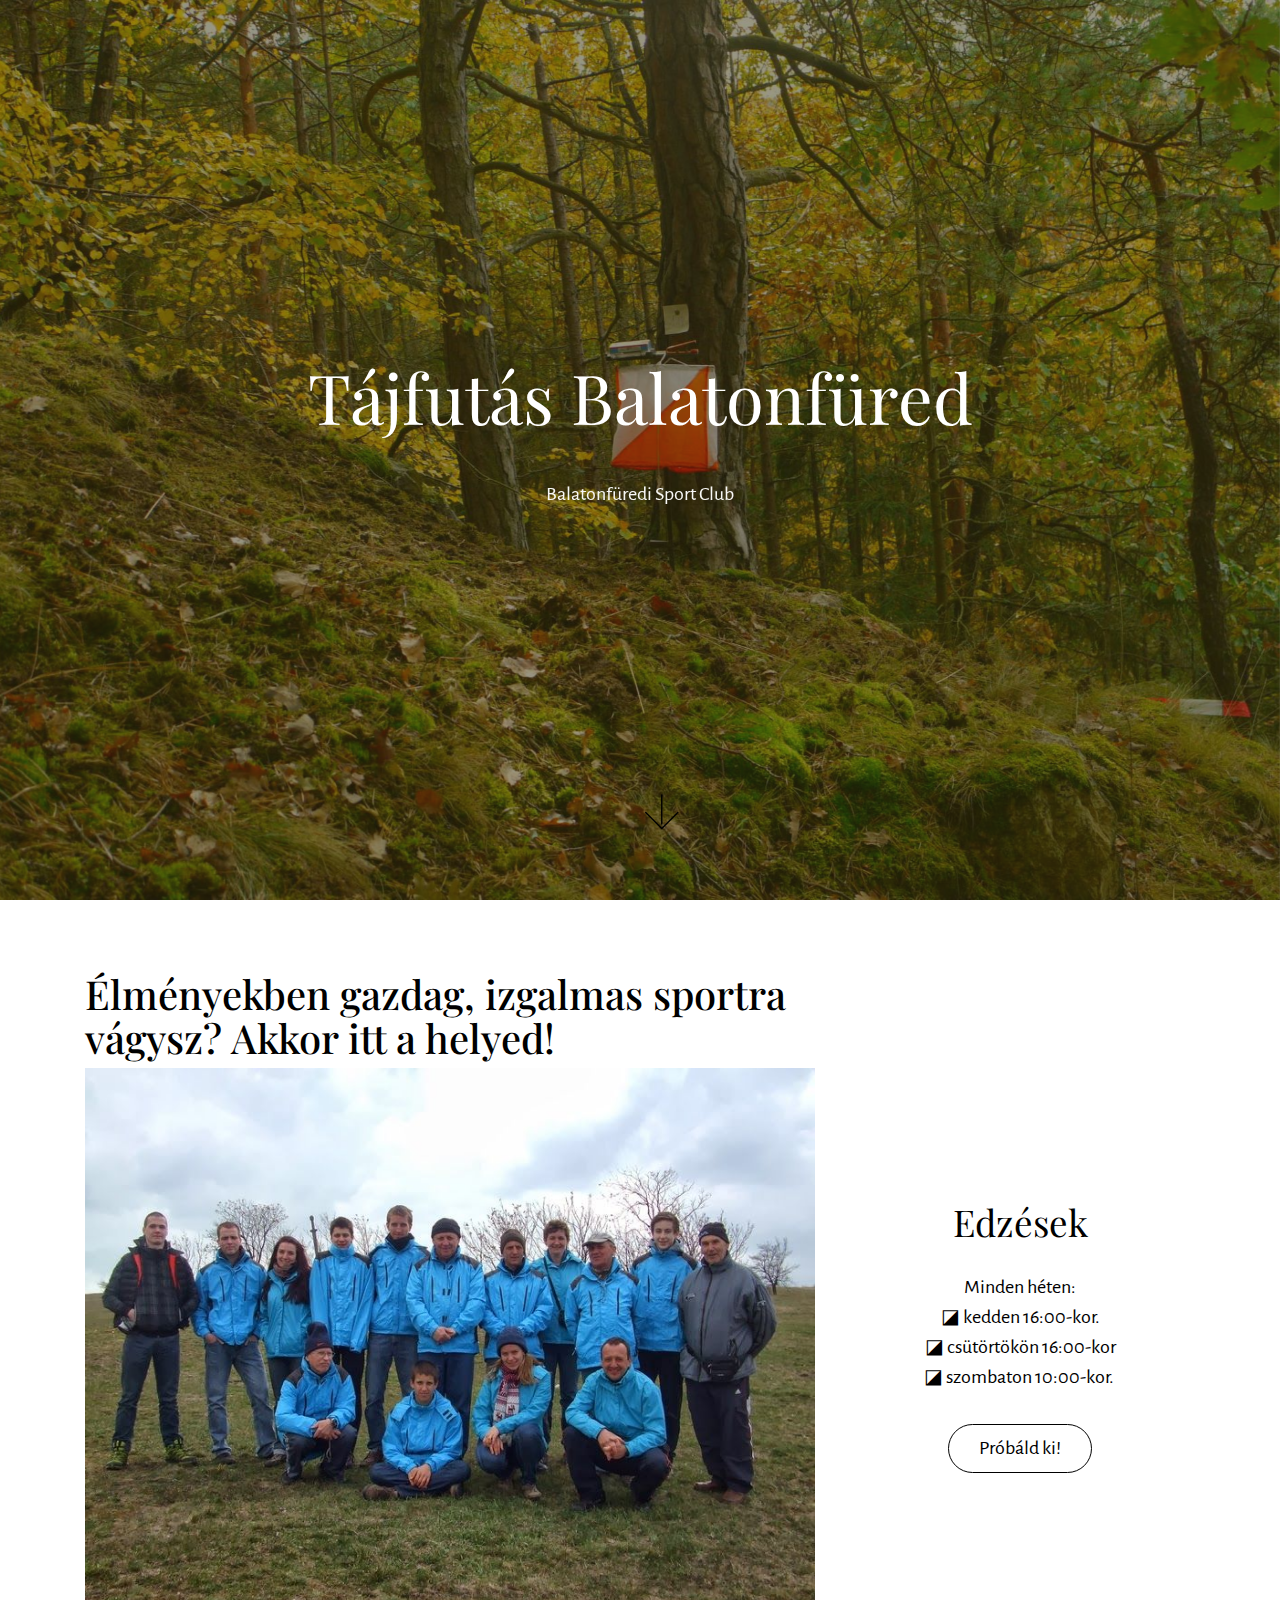
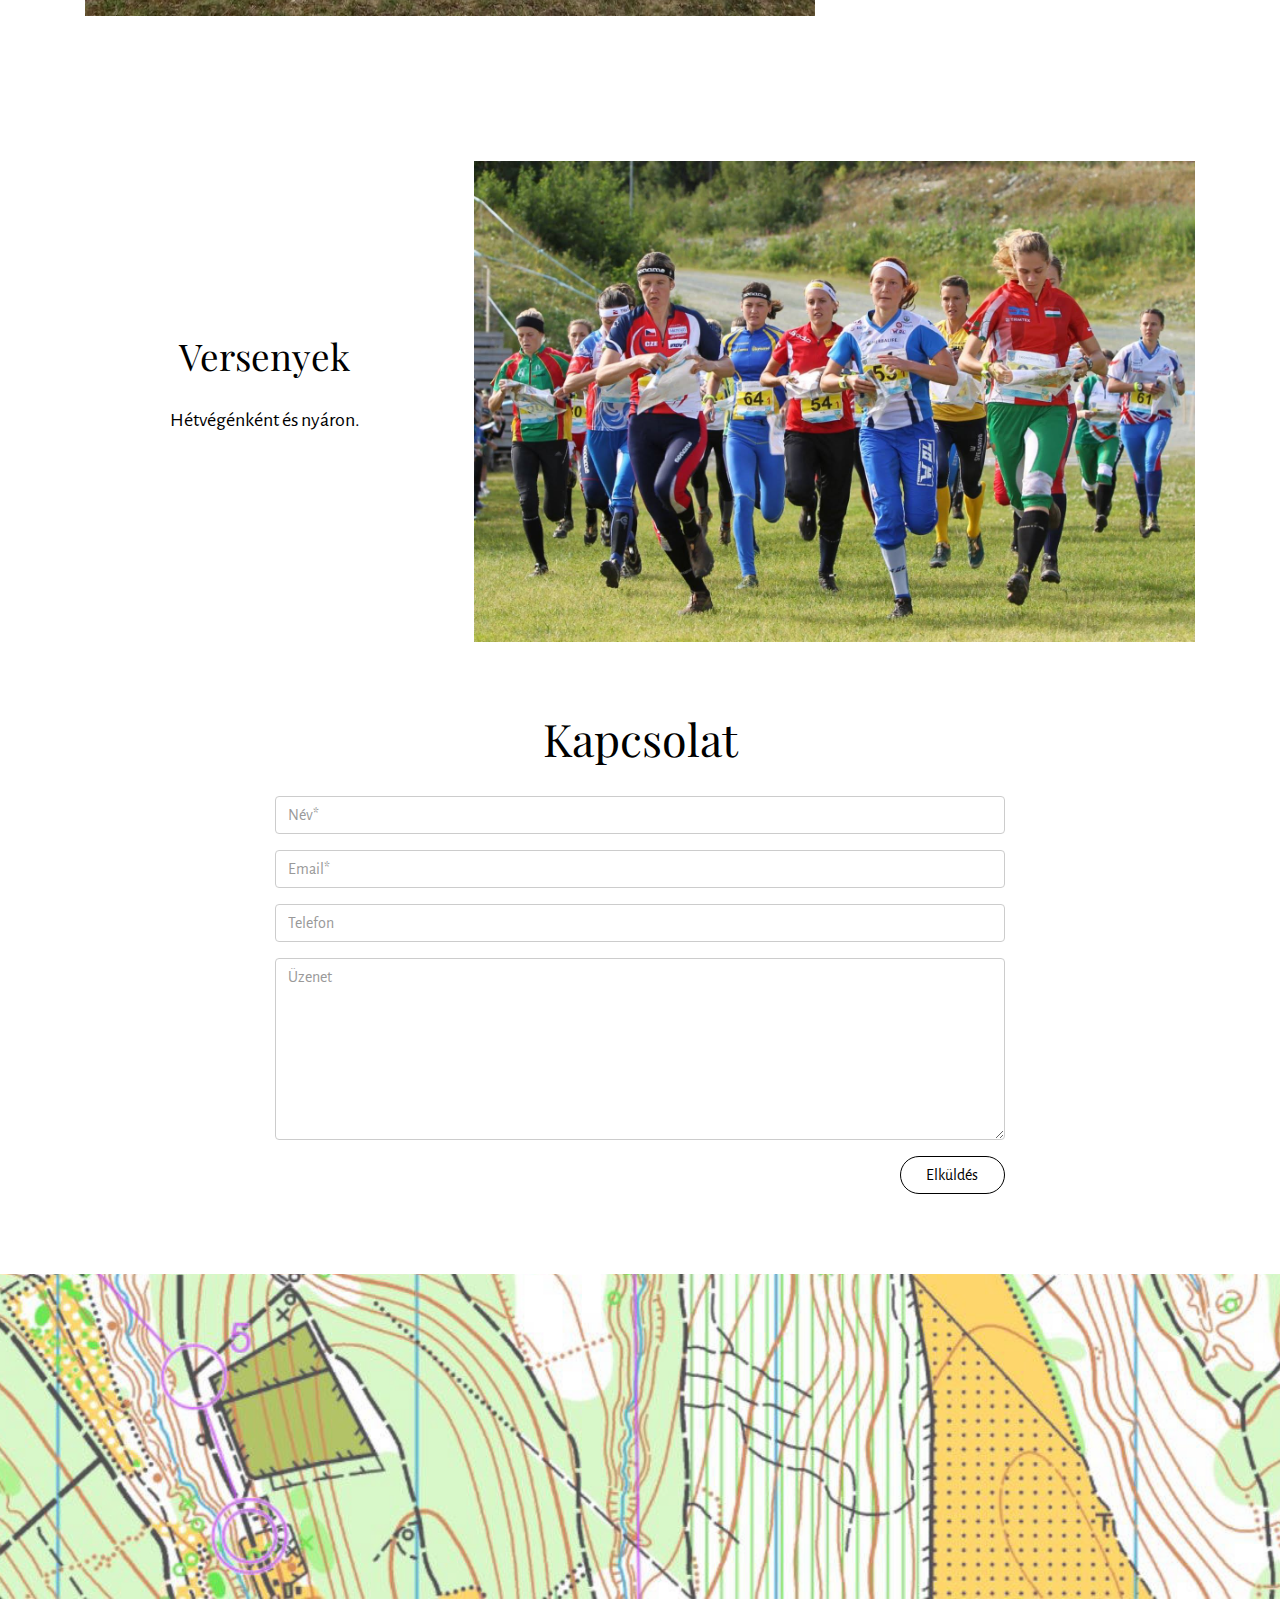
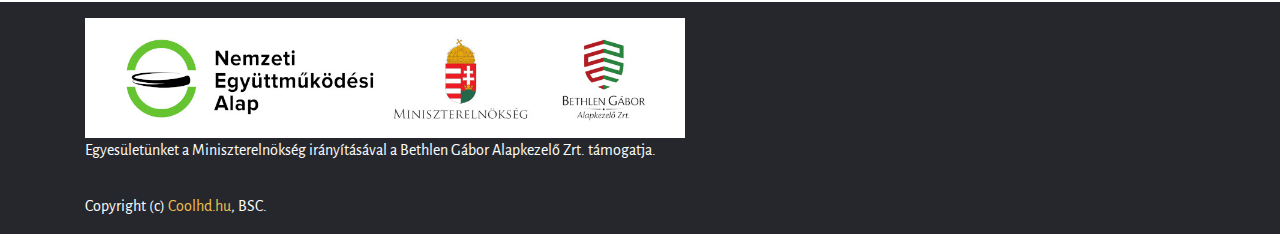
<file: index.html>
<!DOCTYPE html>
<html >
<head>
  <!-- Site made with Mobirise Website Builder v4.9.3, https://mobirise.com -->
  <meta charset="UTF-8">
  <meta http-equiv="X-UA-Compatible" content="IE=edge">
  <meta name="generator" content="Mobirise v4.9.3, mobirise.com">
  <meta name="viewport" content="width=device-width, initial-scale=1, minimum-scale=1">
  <link rel="shortcut icon" href="assets/images/220px-orienteering-symbol-framed-128x127.png" type="image/x-icon">
  <meta name="description" content="A tájfutás egy olyan sport, ahol a versenyzőnek térkép és tájoló segítségével, pontokat érintve, a legrövidebb idő alatt kell végigfutni. A versenyző az ellenőrzőpontok között maga választja meg az útvonalát. ">
  <title>Tájfutás - Balatonfüredi Sport Club</title>
  <link rel="stylesheet" href="https://fonts.googleapis.com/css?family=Playfair+Display:400,700&subset=latin,cyrillic">
  <link rel="stylesheet" href="https://fonts.googleapis.com/css?family=Alegreya+Sans:400,700&subset=latin,vietnamese,latin-ext">
  <link rel="stylesheet" href="assets/web/assets/mobirise-icons/mobirise-icons.css">
  <link rel="stylesheet" href="assets/tether/tether.min.css">
  <link rel="stylesheet" href="assets/bootstrap/css/bootstrap.min.css">
  <link rel="stylesheet" href="assets/puritym/css/style.css">
  <link rel="stylesheet" href="assets/mobirise/css/mbr-additional.css" type="text/css">
  
  
  
</head>
<body>

<!-- Google Analytics -->
<!-- Global site tag (gtag.js) - Google Analytics -->
<script async src="https://www.googletagmanager.com/gtag/js?id=UA-134684645-1"></script>
<script>
  window.dataLayer = window.dataLayer || [];
  function gtag(){dataLayer.push(arguments);}
  gtag('js', new Date());

  gtag('config', 'UA-134684645-1');
</script>
<!-- /Google Analytics -->


  <section class="mbr-section mbr-section-full mbr-parallax-background" id="header1-1" data-rv-view="0" style="background-image: url(assets/images/orienteering-2000x1328.jpg);">
    <div class="mbr-table-cell">
        <div class="mbr-overlay" style="opacity: 0.5; background-color: rgb(51, 47, 11);"></div>
        <div class="container">
            <div class="row">
                <div class="col-md-8 col-md-offset-2 text-xs-center">

                    <h1 class="mbr-section-title display-1">Tájfutás Balatonfüred<br></h1>
                    <p class="lead">Balatonfüredi Sport Club</p>
                    
                </div>
            </div>
        </div>
        <a class="mbr-arrow" href="#msg-box2-g"><span class="mbri-down mbr-iconfont"></span></a>
    </div>
</section>

<section class="mbr-section mbr-section-small" id="msg-box2-g" data-rv-view="3" style="background-color: rgb(255, 255, 255); padding-top: 4.5rem; padding-bottom: 0rem;">
    

    <div class="container">
        <div class="row">
            
            <div>

                <div class="col-sm-8">
                    <h2 class="mbr-section-title h1">Élményekben gazdag, izgalmas sportra vágysz? Akkor itt a helyed!</h2>
                    
                </div>                
                
            </div>
        </div>
    </div>
</section>

<section class="mbr-section mbr-section-nopadding" id="msg-box4-a" data-rv-view="6" style="background-color: rgb(255, 255, 255); padding-top: 0rem; padding-bottom: 0rem;">
    
    <div class="container">
        <div class="row">
            <div class="col-xs-12 col-lg-9 mbr-table-cell-lg image-size" style="width: 50%;">
                <div class="mbr-figure"><img src="assets/images/014szentendrek-800x600.jpg"></div>
            </div>
            <div class="col-xs-12 col-lg-3 mbr-inner-padding text-xs-center mbr-table-cell-lg">
                <h3 class="mbr-section-title display-4">Edzések</h3>
                
                <div class="lead"><p>Minden héten:<br><span style="font-size: 1.25rem;">◪ kedden 16:00-kor.<br></span><span style="font-size: 1.25rem;">◪ csütörtökön 16:00-kor<br>
</span><span style="font-size: 1.25rem;">◪ szombaton 10:00-kor.&nbsp;</span></p></div>
                <div><a class="btn btn-lg btn-secondary-outline" href="index.html#form1-5">Próbáld ki!</a></div>
            </div>
            
        </div>
    </div>
</section>

<section class="mbr-section mbr-section-small" id="msg-box2-e" data-rv-view="9" style="background-color: rgb(255, 255, 255); padding-top: 4.5rem; padding-bottom: 4.5rem;">
    

    <div class="container">
        <div class="row">
            
            <div>

                <div class="col-sm-8">
                    
                    
                </div>                
                
            </div>
        </div>
    </div>
</section>

<section class="mbr-section mbr-section-nopadding" id="msg-box4-d" data-rv-view="12" style="background-color: rgb(255, 255, 255); padding-top: 0rem; padding-bottom: 0rem;">
    
    <div class="container">
        <div class="row">
            
            <div class="col-xs-12 col-lg-3 mbr-inner-padding text-xs-center mbr-table-cell-lg">
                <h3 class="mbr-section-title display-4">Versenyek</h3>
                
                <div class="lead"><p>Hétvégénként és nyáron.</p></div>
                
            </div>
            <div class="col-xs-12 col-lg-9 mbr-table-cell-lg image-size" style="width: 50%;">
                <div class="mbr-figure"><img src="assets/images/world-orienteering-championships-2010-relay-1-1600x1070.jpg"></div>
            </div>
        </div>
    </div>
</section>

<section class="mbr-section mbr-section-small" id="form1-5" data-rv-view="15" style="background-color: rgb(255, 255, 255); padding-top: 4.5rem; padding-bottom: 4.5rem;">
    
    <div class="container">
        <div class="row">
            <div class="col-sm-8 col-sm-offset-2" data-form-type="formoid">
                <h2 class="mbr-section-title display-3 text-xs-center">Kapcsolat</h2>

                <div data-form-alert="true"><div hidden="" data-form-alert-success="true">Köszönjük, az üzenetet továbbítottuk!</div></div>
                <form action="https://mobirise.com/" method="post" data-form-title="Kapcsolat">
                    <input type="hidden" value="yo0YWC+lb3qHozhjrgQJ3dr5da8WLhbqD5PsIbSCSCMqO7tDgCZZx4N67AbQI/qBVcQ9765Qb6O4yD6KFlAVam80CTm2MVi6NokWtqUwkCrWV4HPd8P56lvR2OQCVwP4" data-form-email="true">
                    <div class="form-group">
                        <input type="text" class="form-control" name="name" required="" placeholder="Név*" data-form-field="Name">
                    </div>
                    <div class="form-group">
                        <input type="email" class="form-control" name="email" required="" placeholder="Email*" data-form-field="Email">
                    </div>
                    <div class="form-group">
                        <input type="tel" class="form-control" name="phone" placeholder="Telefon" data-form-field="Phone">
                    </div>
                    <div class="form-group">
                        <textarea class="form-control" name="message" rows="7" placeholder="Üzenet" data-form-field="Message"></textarea>
                    </div>
                    <div class="text-xs-right"><button type="submit" class="btn btn-secondary-outline">Elküldés</button></div>
                </form>
            </div>
        </div>
    </div>
</section>

<section class="mbr-section mbr-parallax-background col-undefined" id="content5-k" data-rv-view="69" style="background-image: url(assets/images/map-lengyel-2-1921x750.jpg); padding-top: 9rem; padding-bottom: 9rem;">
    <div class="mbr-overlay" style="opacity: 0.3; background-color: rgb(255, 255, 255);"></div>
    <div class="container">
        <h3 class="mbr-section-title display-2"></h3>
        <div class="lead"></div>
    </div>
</section>

<div class="mbr-section mbr-section-nopadding mbr-footer" id="footer1-3" data-rv-view="26" style="background-color: rgb(38, 39, 44); padding-top: 1rem; padding-bottom: 0rem;">
    <div class="container">
        <img style="width: 100%; max-width: 600px;" src="assets/images/NEA_ME_BGA.jpg">
        <p>Egyesületünket a Miniszterelnökség irányításával a Bethlen Gábor Alapkezelő Zrt. támogatja.</p>

    </div>
</div>

<footer class="mbr-section mbr-section-nopadding mbr-footer" id="footer1-3" data-rv-view="26" style="background-color: rgb(38, 39, 44); padding-top: 1rem; padding-bottom: 0rem;">
    <div class="container">
        <p>Copyright (c) <a href="http://coolhd.hu" target="_blank">Coolhd.hu</a>, BSC.</p>
    </div>
</footer>


  <script src="assets/web/assets/jquery/jquery.min.js"></script>
  <script src="assets/tether/tether.min.js"></script>
  <script src="assets/bootstrap/js/bootstrap.min.js"></script>
  <script src="assets/smooth-scroll/smooth-scroll.js"></script>
  <script src="assets/jarallax/jarallax.js"></script>
  <script src="assets/puritym/js/script.js"></script>
  <script src="assets/formoid/formoid.min.js"></script>
  
  
</body>
</html>
</file>
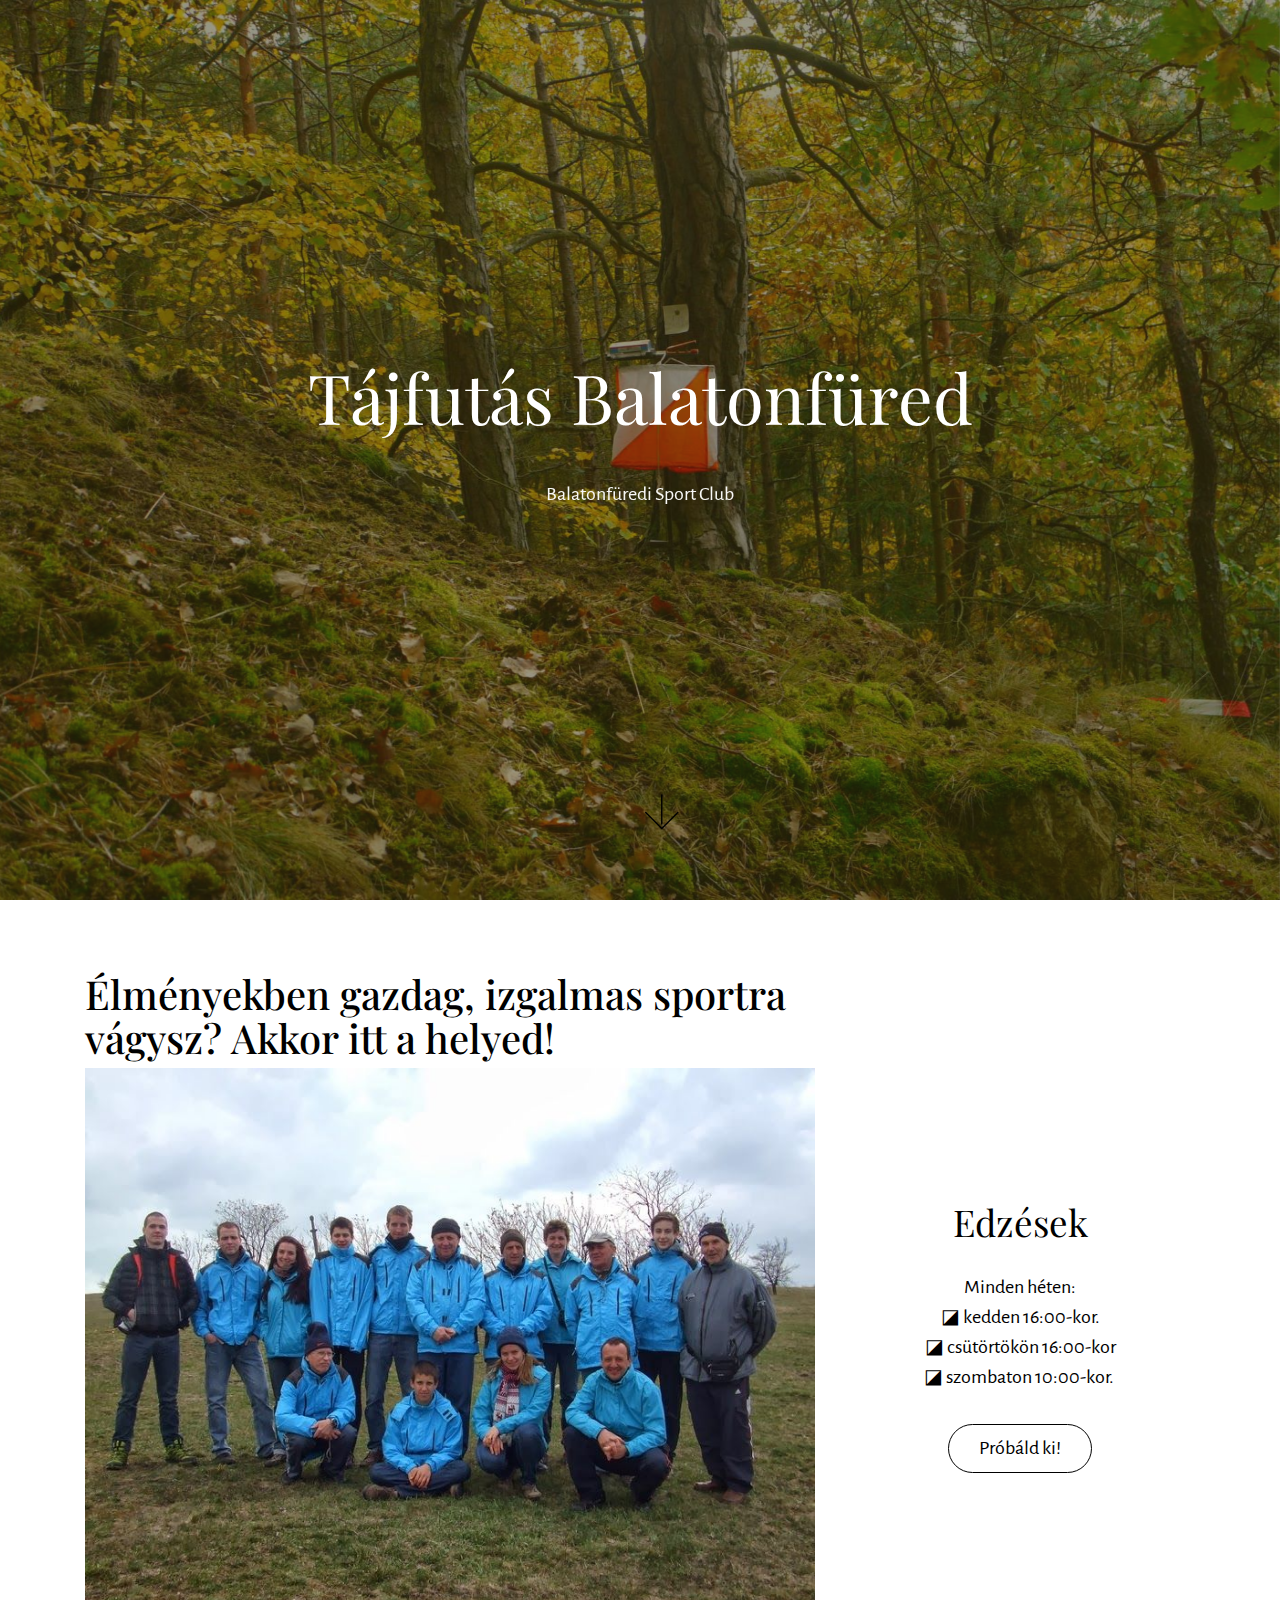
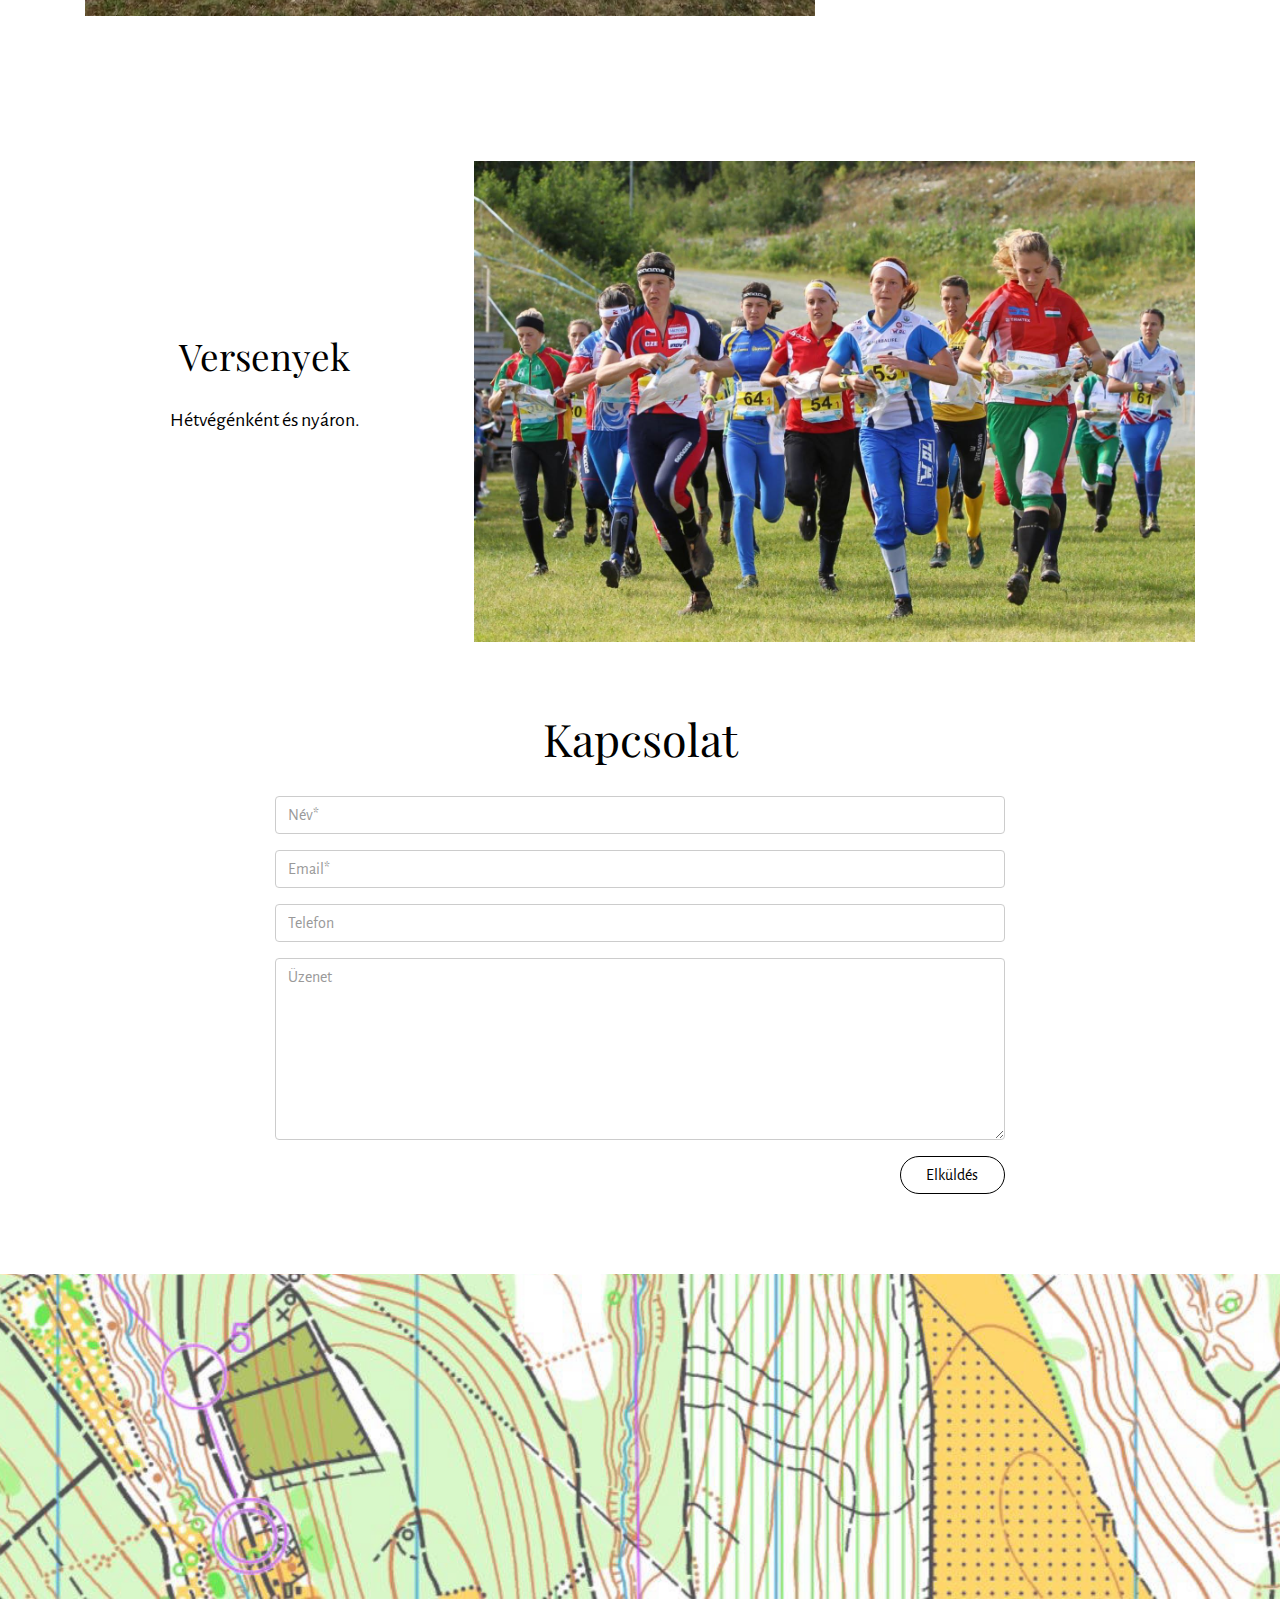
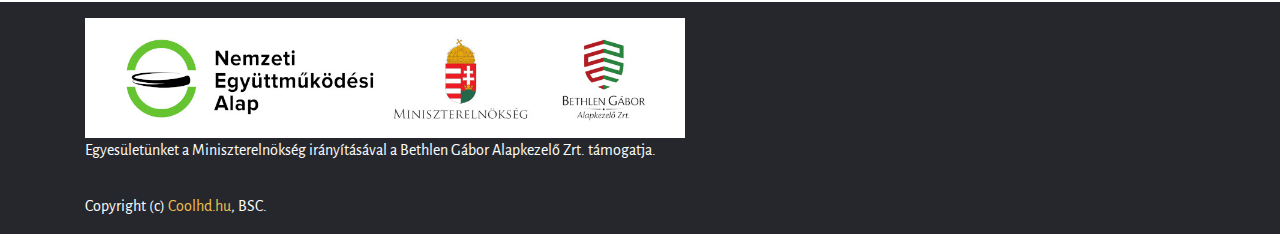
<file: html/index.html>
<!DOCTYPE html>
<html >
<head>
  <!-- Site made with Mobirise Website Builder v4.9.3, https://mobirise.com -->
  <meta charset="UTF-8">
  <meta http-equiv="X-UA-Compatible" content="IE=edge">
  <meta name="generator" content="Mobirise v4.9.3, mobirise.com">
  <meta name="viewport" content="width=device-width, initial-scale=1, minimum-scale=1">
  <link rel="shortcut icon" href="assets/images/220px-orienteering-symbol-framed-128x127.png" type="image/x-icon">
  <meta name="description" content="A tájfutás egy olyan sport, ahol a versenyzőnek térkép és tájoló segítségével, pontokat érintve, a legrövidebb idő alatt kell végigfutni. A versenyző az ellenőrzőpontok között maga választja meg az útvonalát. ">
  <title>Tájfutás - Balatonfüredi Sport Club</title>
  <link rel="stylesheet" href="https://fonts.googleapis.com/css?family=Playfair+Display:400,700&subset=latin,cyrillic">
  <link rel="stylesheet" href="https://fonts.googleapis.com/css?family=Alegreya+Sans:400,700&subset=latin,vietnamese,latin-ext">
  <link rel="stylesheet" href="assets/web/assets/mobirise-icons/mobirise-icons.css">
  <link rel="stylesheet" href="assets/tether/tether.min.css">
  <link rel="stylesheet" href="assets/bootstrap/css/bootstrap.min.css">
  <link rel="stylesheet" href="assets/puritym/css/style.css">
  <link rel="stylesheet" href="assets/mobirise/css/mbr-additional.css" type="text/css">
  
  
  
</head>
<body>

<!-- Matomo -->
<script>
    var _paq = window._paq = window._paq || [];
    /* tracker methods like "setCustomDimension" should be called before "trackPageView" */
    _paq.push(['trackPageView']);
    _paq.push(['enableLinkTracking']);
    (function() {
      var u="//anal.coolhd.hu/";
      _paq.push(['setTrackerUrl', u+'matomo.php']);
      _paq.push(['setSiteId', '8']);
      var d=document, g=d.createElement('script'), s=d.getElementsByTagName('script')[0];
      g.async=true; g.src=u+'matomo.js'; s.parentNode.insertBefore(g,s);
    })();
</script>
<!-- End Matomo Code -->
  


  <section class="mbr-section mbr-section-full mbr-parallax-background" id="header1-1" data-rv-view="0" style="background-image: url(assets/images/orienteering-2000x1328.jpg);">
    <div class="mbr-table-cell">
        <div class="mbr-overlay" style="opacity: 0.5; background-color: rgb(51, 47, 11);"></div>
        <div class="container">
            <div class="row">
                <div class="col-md-8 col-md-offset-2 text-xs-center">

                    <h1 class="mbr-section-title display-1">Tájfutás Balatonfüred<br></h1>
                    <p class="lead">Balatonfüredi Sport Club</p>
                    
                </div>
            </div>
        </div>
        <a class="mbr-arrow" href="#msg-box2-g"><span class="mbri-down mbr-iconfont"></span></a>
    </div>
</section>

<section class="mbr-section mbr-section-small" id="msg-box2-g" data-rv-view="3" style="background-color: rgb(255, 255, 255); padding-top: 4.5rem; padding-bottom: 0rem;">
    

    <div class="container">
        <div class="row">
            
            <div>

                <div class="col-sm-8">
                    <h2 class="mbr-section-title h1">Élményekben gazdag, izgalmas sportra vágysz? Akkor itt a helyed!</h2>
                    
                </div>                
                
            </div>
        </div>
    </div>
</section>

<section class="mbr-section mbr-section-nopadding" id="msg-box4-a" data-rv-view="6" style="background-color: rgb(255, 255, 255); padding-top: 0rem; padding-bottom: 0rem;">
    
    <div class="container">
        <div class="row">
            <div class="col-xs-12 col-lg-9 mbr-table-cell-lg image-size" style="width: 50%;">
                <div class="mbr-figure"><img src="assets/images/014szentendrek-800x600.jpg"></div>
            </div>
            <div class="col-xs-12 col-lg-3 mbr-inner-padding text-xs-center mbr-table-cell-lg">
                <h3 class="mbr-section-title display-4">Edzések</h3>
                
                <div class="lead"><p>Minden héten:<br><span style="font-size: 1.25rem;">◪ kedden 16:00-kor.<br></span><span style="font-size: 1.25rem;">◪ csütörtökön 16:00-kor<br>
</span><span style="font-size: 1.25rem;">◪ szombaton 10:00-kor.&nbsp;</span></p></div>
                <div><a class="btn btn-lg btn-secondary-outline" href="index.html#form1-5">Próbáld ki!</a></div>
            </div>
            
        </div>
    </div>
</section>

<section class="mbr-section mbr-section-small" id="msg-box2-e" data-rv-view="9" style="background-color: rgb(255, 255, 255); padding-top: 4.5rem; padding-bottom: 4.5rem;">
    

    <div class="container">
        <div class="row">
            
            <div>

                <div class="col-sm-8">
                    
                    
                </div>                
                
            </div>
        </div>
    </div>
</section>

<section class="mbr-section mbr-section-nopadding" id="msg-box4-d" data-rv-view="12" style="background-color: rgb(255, 255, 255); padding-top: 0rem; padding-bottom: 0rem;">
    
    <div class="container">
        <div class="row">
            
            <div class="col-xs-12 col-lg-3 mbr-inner-padding text-xs-center mbr-table-cell-lg">
                <h3 class="mbr-section-title display-4">Versenyek</h3>
                
                <div class="lead"><p>Hétvégénként és nyáron.</p></div>
                
            </div>
            <div class="col-xs-12 col-lg-9 mbr-table-cell-lg image-size" style="width: 50%;">
                <div class="mbr-figure"><img src="assets/images/world-orienteering-championships-2010-relay-1-1600x1070.jpg"></div>
            </div>
        </div>
    </div>
</section>

<section class="mbr-section mbr-section-small" id="form1-5" data-rv-view="15" style="background-color: rgb(255, 255, 255); padding-top: 4.5rem; padding-bottom: 4.5rem;">
    
    <div class="container">
        <div class="row">
            <div class="col-sm-8 col-sm-offset-2" data-form-type="formoid">
                <h2 class="mbr-section-title display-3 text-xs-center">Kapcsolat</h2>

                <div data-form-alert="true"><div hidden="" data-form-alert-success="true">Köszönjük, az üzenetet továbbítottuk!</div></div>
                <form action="https://mobirise.com/" method="post" data-form-title="Kapcsolat">
                    <input type="hidden" value="yo0YWC+lb3qHozhjrgQJ3dr5da8WLhbqD5PsIbSCSCMqO7tDgCZZx4N67AbQI/qBVcQ9765Qb6O4yD6KFlAVam80CTm2MVi6NokWtqUwkCrWV4HPd8P56lvR2OQCVwP4" data-form-email="true">
                    <div class="form-group">
                        <input type="text" class="form-control" name="name" required="" placeholder="Név*" data-form-field="Name">
                    </div>
                    <div class="form-group">
                        <input type="email" class="form-control" name="email" required="" placeholder="Email*" data-form-field="Email">
                    </div>
                    <div class="form-group">
                        <input type="tel" class="form-control" name="phone" placeholder="Telefon" data-form-field="Phone">
                    </div>
                    <div class="form-group">
                        <textarea class="form-control" name="message" rows="7" placeholder="Üzenet" data-form-field="Message"></textarea>
                    </div>
                    <div class="text-xs-right"><button type="submit" class="btn btn-secondary-outline">Elküldés</button></div>
                </form>
            </div>
        </div>
    </div>
</section>

<section class="mbr-section mbr-parallax-background col-undefined" id="content5-k" data-rv-view="69" style="background-image: url(assets/images/map-lengyel-2-1921x750.jpg); padding-top: 9rem; padding-bottom: 9rem;">
    <div class="mbr-overlay" style="opacity: 0.3; background-color: rgb(255, 255, 255);"></div>
    <div class="container">
        <h3 class="mbr-section-title display-2"></h3>
        <div class="lead"></div>
    </div>
</section>

<div class="mbr-section mbr-section-nopadding mbr-footer" id="footer1-3" data-rv-view="26" style="background-color: rgb(38, 39, 44); padding-top: 1rem; padding-bottom: 0rem;">
    <div class="container">
        <img style="width: 100%; max-width: 600px;" src="assets/images/NEA_ME_BGA.jpg">
        <p>Egyesületünket a Miniszterelnökség irányításával a Bethlen Gábor Alapkezelő Zrt. támogatja.</p>

    </div>
</div>

<footer class="mbr-section mbr-section-nopadding mbr-footer" id="footer1-3" data-rv-view="26" style="background-color: rgb(38, 39, 44); padding-top: 1rem; padding-bottom: 0rem;">
    <div class="container">
        <p>Copyright (c) <a href="http://coolhd.hu" target="_blank">Coolhd.hu</a>, BSC.</p>
    </div>
</footer>


  <script src="assets/web/assets/jquery/jquery.min.js"></script>
  <script src="assets/tether/tether.min.js"></script>
  <script src="assets/bootstrap/js/bootstrap.min.js"></script>
  <script src="assets/smooth-scroll/smooth-scroll.js"></script>
  <script src="assets/jarallax/jarallax.js"></script>
  <script src="assets/puritym/js/script.js"></script>
  <script src="assets/formoid/formoid.min.js"></script>
  
  
</body>
</html>
</file>
<file: assets/web/assets/mobirise-icons/mobirise-icons.css>
@font-face {
  font-family: 'MobiriseIcons';
  src:  url('mobirise-icons.eot?spat4u');
  src:  url('mobirise-icons.eot?spat4u#iefix') format('embedded-opentype'),
    url('mobirise-icons.ttf?spat4u') format('truetype'),
    url('mobirise-icons.woff?spat4u') format('woff'),
    url('mobirise-icons.svg?spat4u#MobiriseIcons') format('svg');
  font-weight: normal;
  font-style: normal;
}

[class^="mbri-"], [class*=" mbri-"] {
  /* use !important to prevent issues with browser extensions that change fonts */
  font-family: MobiriseIcons !important;
  speak: none;
  font-style: normal;
  font-weight: normal;
  font-variant: normal;
  text-transform: none;
  line-height: 1;

  /* Better Font Rendering =========== */
  -webkit-font-smoothing: antialiased;
  -moz-osx-font-smoothing: grayscale;
}

.mbri-add-submenu:before {
  content: "\e900";
}
.mbri-alert:before {
  content: "\e901";
}
.mbri-align-center:before {
  content: "\e902";
}
.mbri-align-justify:before {
  content: "\e903";
}
.mbri-align-left:before {
  content: "\e904";
}
.mbri-align-right:before {
  content: "\e905";
}
.mbri-android:before {
  content: "\e906";
}
.mbri-apple:before {
  content: "\e907";
}
.mbri-arrow-down:before {
  content: "\e908";
}
.mbri-arrow-next:before {
  content: "\e909";
}
.mbri-arrow-prev:before {
  content: "\e90a";
}
.mbri-arrow-up:before {
  content: "\e90b";
}
.mbri-bold:before {
  content: "\e90c";
}
.mbri-bookmark:before {
  content: "\e90d";
}
.mbri-bootstrap:before {
  content: "\e90e";
}
.mbri-briefcase:before {
  content: "\e90f";
}
.mbri-browse:before {
  content: "\e910";
}
.mbri-bulleted-list:before {
  content: "\e911";
}
.mbri-calendar:before {
  content: "\e912";
}
.mbri-camera:before {
  content: "\e913";
}
.mbri-cart-add:before {
  content: "\e914";
}
.mbri-cart-full:before {
  content: "\e915";
}
.mbri-cash:before {
  content: "\e916";
}
.mbri-change-style:before {
  content: "\e917";
}
.mbri-chat:before {
  content: "\e918";
}
.mbri-clock:before {
  content: "\e919";
}
.mbri-close:before {
  content: "\e91a";
}
.mbri-cloud:before {
  content: "\e91b";
}
.mbri-code:before {
  content: "\e91c";
}
.mbri-contact-form:before {
  content: "\e91d";
}
.mbri-credit-card:before {
  content: "\e91e";
}
.mbri-cursor-click:before {
  content: "\e91f";
}
.mbri-cust-feedback:before {
  content: "\e920";
}
.mbri-database:before {
  content: "\e921";
}
.mbri-delivery:before {
  content: "\e922";
}
.mbri-desktop:before {
  content: "\e923";
}
.mbri-devices:before {
  content: "\e924";
}
.mbri-down:before {
  content: "\e925";
}
.mbri-download:before {
  content: "\e989";
}
.mbri-drag-n-drop:before {
  content: "\e927";
}
.mbri-drag-n-drop2:before {
  content: "\e928";
}
.mbri-edit:before {
  content: "\e929";
}
.mbri-edit2:before {
  content: "\e92a";
}
.mbri-error:before {
  content: "\e92b";
}
.mbri-extension:before {
  content: "\e92c";
}
.mbri-features:before {
  content: "\e92d";
}
.mbri-file:before {
  content: "\e92e";
}
.mbri-flag:before {
  content: "\e92f";
}
.mbri-folder:before {
  content: "\e930";
}
.mbri-gift:before {
  content: "\e931";
}
.mbri-github:before {
  content: "\e932";
}
.mbri-globe:before {
  content: "\e933";
}
.mbri-globe-2:before {
  content: "\e934";
}
.mbri-growing-chart:before {
  content: "\e935";
}
.mbri-hearth:before {
  content: "\e936";
}
.mbri-help:before {
  content: "\e937";
}
.mbri-home:before {
  content: "\e938";
}
.mbri-hot-cup:before {
  content: "\e939";
}
.mbri-idea:before {
  content: "\e93a";
}
.mbri-image-gallery:before {
  content: "\e93b";
}
.mbri-image-slider:before {
  content: "\e93c";
}
.mbri-info:before {
  content: "\e93d";
}
.mbri-italic:before {
  content: "\e93e";
}
.mbri-key:before {
  content: "\e93f";
}
.mbri-laptop:before {
  content: "\e940";
}
.mbri-layers:before {
  content: "\e941";
}
.mbri-left-right:before {
  content: "\e942";
}
.mbri-left:before {
  content: "\e943";
}
.mbri-letter:before {
  content: "\e944";
}
.mbri-like:before {
  content: "\e945";
}
.mbri-link:before {
  content: "\e946";
}
.mbri-lock:before {
  content: "\e947";
}
.mbri-login:before {
  content: "\e948";
}
.mbri-logout:before {
  content: "\e949";
}
.mbri-magic-stick:before {
  content: "\e94a";
}
.mbri-map-pin:before {
  content: "\e94b";
}
.mbri-menu:before {
  content: "\e94c";
}
.mbri-mobile:before {
  content: "\e94d";
}
.mbri-mobile2:before {
  content: "\e94e";
}
.mbri-mobirise:before {
  content: "\e94f";
}
.mbri-more-horizontal:before {
  content: "\e950";
}
.mbri-more-vertical:before {
  content: "\e951";
}
.mbri-music:before {
  content: "\e952";
}
.mbri-new-file:before {
  content: "\e953";
}
.mbri-numbered-list:before {
  content: "\e954";
}
.mbri-opened-folder:before {
  content: "\e955";
}
.mbri-pages:before {
  content: "\e956";
}
.mbri-paper-plane:before {
  content: "\e957";
}
.mbri-paperclip:before {
  content: "\e958";
}
.mbri-photo:before {
  content: "\e959";
}
.mbri-photos:before {
  content: "\e95a";
}
.mbri-pin:before {
  content: "\e95b";
}
.mbri-play:before {
  content: "\e95c";
}
.mbri-plus:before {
  content: "\e95d";
}
.mbri-preview:before {
  content: "\e95e";
}
.mbri-print:before {
  content: "\e95f";
}
.mbri-protect:before {
  content: "\e960";
}
.mbri-question:before {
  content: "\e961";
}
.mbri-quote-left:before {
  content: "\e962";
}
.mbri-quote-right:before {
  content: "\e963";
}
.mbri-refresh:before {
  content: "\e964";
}
.mbri-responsive:before {
  content: "\e965";
}
.mbri-right:before {
  content: "\e966";
}
.mbri-rocket:before {
  content: "\e967";
}
.mbri-sad-face:before {
  content: "\e968";
}
.mbri-sale:before {
  content: "\e969";
}
.mbri-save:before {
  content: "\e96a";
}
.mbri-search:before {
  content: "\e96b";
}
.mbri-setting:before {
  content: "\e96c";
}
.mbri-setting2:before {
  content: "\e96d";
}
.mbri-setting3:before {
  content: "\e96e";
}
.mbri-share:before {
  content: "\e96f";
}
.mbri-shopping-bag:before {
  content: "\e970";
}
.mbri-shopping-basket:before {
  content: "\e971";
}
.mbri-shopping-cart:before {
  content: "\e972";
}
.mbri-sites:before {
  content: "\e973";
}
.mbri-smile-face:before {
  content: "\e974";
}
.mbri-speed:before {
  content: "\e975";
}
.mbri-star:before {
  content: "\e976";
}
.mbri-success:before {
  content: "\e977";
}
.mbri-sun:before {
  content: "\e978";
}
.mbri-sun2:before {
  content: "\e979";
}
.mbri-tablet:before {
  content: "\e97a";
}
.mbri-tablet-vertical:before {
  content: "\e97b";
}
.mbri-target:before {
  content: "\e97c";
}
.mbri-timer:before {
  content: "\e97d";
}
.mbri-to-ftp:before {
  content: "\e97e";
}
.mbri-to-local-drive:before {
  content: "\e97f";
}
.mbri-touch-swipe:before {
  content: "\e980";
}
.mbri-touch:before {
  content: "\e981";
}
.mbri-trash:before {
  content: "\e982";
}
.mbri-underline:before {
  content: "\e983";
}
.mbri-unlink:before {
  content: "\e984";
}
.mbri-unlock:before {
  content: "\e985";
}
.mbri-up-down:before {
  content: "\e986";
}
.mbri-up:before {
  content: "\e987";
}
.mbri-update:before {
  content: "\e988";
}
.mbri-upload:before {
 content: "\e926"; 
}
.mbri-user:before {
  content: "\e98a";
}
.mbri-user2:before {
  content: "\e98b";
}
.mbri-users:before {
  content: "\e98c";
}
.mbri-video:before {
  content: "\e98d";
}
.mbri-video-play:before {
  content: "\e98e";
}
.mbri-watch:before {
  content: "\e98f";
}
.mbri-website-theme:before {
  content: "\e990";
}
.mbri-wifi:before {
  content: "\e991";
}
.mbri-windows:before {
  content: "\e992";
}
.mbri-zoom-out:before {
  content: "\e993";
}
.mbri-redo:before {
  content: "\e994";
}
.mbri-undo:before {
  content: "\e995";
}
</file>
<file: assets/mobirise/css/mbr-additional.css>
#header1-1 H1 {
  color: #ffffff;
}
#header1-1 P {
  color: #f8f8f6;
}
</file>
<file: html/assets/web/assets/mobirise-icons/mobirise-icons.css>
@font-face {
  font-family: 'MobiriseIcons';
  src:  url('mobirise-icons.eot?spat4u');
  src:  url('mobirise-icons.eot?spat4u#iefix') format('embedded-opentype'),
    url('mobirise-icons.ttf?spat4u') format('truetype'),
    url('mobirise-icons.woff?spat4u') format('woff'),
    url('mobirise-icons.svg?spat4u#MobiriseIcons') format('svg');
  font-weight: normal;
  font-style: normal;
}

[class^="mbri-"], [class*=" mbri-"] {
  /* use !important to prevent issues with browser extensions that change fonts */
  font-family: MobiriseIcons !important;
  speak: none;
  font-style: normal;
  font-weight: normal;
  font-variant: normal;
  text-transform: none;
  line-height: 1;

  /* Better Font Rendering =========== */
  -webkit-font-smoothing: antialiased;
  -moz-osx-font-smoothing: grayscale;
}

.mbri-add-submenu:before {
  content: "\e900";
}
.mbri-alert:before {
  content: "\e901";
}
.mbri-align-center:before {
  content: "\e902";
}
.mbri-align-justify:before {
  content: "\e903";
}
.mbri-align-left:before {
  content: "\e904";
}
.mbri-align-right:before {
  content: "\e905";
}
.mbri-android:before {
  content: "\e906";
}
.mbri-apple:before {
  content: "\e907";
}
.mbri-arrow-down:before {
  content: "\e908";
}
.mbri-arrow-next:before {
  content: "\e909";
}
.mbri-arrow-prev:before {
  content: "\e90a";
}
.mbri-arrow-up:before {
  content: "\e90b";
}
.mbri-bold:before {
  content: "\e90c";
}
.mbri-bookmark:before {
  content: "\e90d";
}
.mbri-bootstrap:before {
  content: "\e90e";
}
.mbri-briefcase:before {
  content: "\e90f";
}
.mbri-browse:before {
  content: "\e910";
}
.mbri-bulleted-list:before {
  content: "\e911";
}
.mbri-calendar:before {
  content: "\e912";
}
.mbri-camera:before {
  content: "\e913";
}
.mbri-cart-add:before {
  content: "\e914";
}
.mbri-cart-full:before {
  content: "\e915";
}
.mbri-cash:before {
  content: "\e916";
}
.mbri-change-style:before {
  content: "\e917";
}
.mbri-chat:before {
  content: "\e918";
}
.mbri-clock:before {
  content: "\e919";
}
.mbri-close:before {
  content: "\e91a";
}
.mbri-cloud:before {
  content: "\e91b";
}
.mbri-code:before {
  content: "\e91c";
}
.mbri-contact-form:before {
  content: "\e91d";
}
.mbri-credit-card:before {
  content: "\e91e";
}
.mbri-cursor-click:before {
  content: "\e91f";
}
.mbri-cust-feedback:before {
  content: "\e920";
}
.mbri-database:before {
  content: "\e921";
}
.mbri-delivery:before {
  content: "\e922";
}
.mbri-desktop:before {
  content: "\e923";
}
.mbri-devices:before {
  content: "\e924";
}
.mbri-down:before {
  content: "\e925";
}
.mbri-download:before {
  content: "\e989";
}
.mbri-drag-n-drop:before {
  content: "\e927";
}
.mbri-drag-n-drop2:before {
  content: "\e928";
}
.mbri-edit:before {
  content: "\e929";
}
.mbri-edit2:before {
  content: "\e92a";
}
.mbri-error:before {
  content: "\e92b";
}
.mbri-extension:before {
  content: "\e92c";
}
.mbri-features:before {
  content: "\e92d";
}
.mbri-file:before {
  content: "\e92e";
}
.mbri-flag:before {
  content: "\e92f";
}
.mbri-folder:before {
  content: "\e930";
}
.mbri-gift:before {
  content: "\e931";
}
.mbri-github:before {
  content: "\e932";
}
.mbri-globe:before {
  content: "\e933";
}
.mbri-globe-2:before {
  content: "\e934";
}
.mbri-growing-chart:before {
  content: "\e935";
}
.mbri-hearth:before {
  content: "\e936";
}
.mbri-help:before {
  content: "\e937";
}
.mbri-home:before {
  content: "\e938";
}
.mbri-hot-cup:before {
  content: "\e939";
}
.mbri-idea:before {
  content: "\e93a";
}
.mbri-image-gallery:before {
  content: "\e93b";
}
.mbri-image-slider:before {
  content: "\e93c";
}
.mbri-info:before {
  content: "\e93d";
}
.mbri-italic:before {
  content: "\e93e";
}
.mbri-key:before {
  content: "\e93f";
}
.mbri-laptop:before {
  content: "\e940";
}
.mbri-layers:before {
  content: "\e941";
}
.mbri-left-right:before {
  content: "\e942";
}
.mbri-left:before {
  content: "\e943";
}
.mbri-letter:before {
  content: "\e944";
}
.mbri-like:before {
  content: "\e945";
}
.mbri-link:before {
  content: "\e946";
}
.mbri-lock:before {
  content: "\e947";
}
.mbri-login:before {
  content: "\e948";
}
.mbri-logout:before {
  content: "\e949";
}
.mbri-magic-stick:before {
  content: "\e94a";
}
.mbri-map-pin:before {
  content: "\e94b";
}
.mbri-menu:before {
  content: "\e94c";
}
.mbri-mobile:before {
  content: "\e94d";
}
.mbri-mobile2:before {
  content: "\e94e";
}
.mbri-mobirise:before {
  content: "\e94f";
}
.mbri-more-horizontal:before {
  content: "\e950";
}
.mbri-more-vertical:before {
  content: "\e951";
}
.mbri-music:before {
  content: "\e952";
}
.mbri-new-file:before {
  content: "\e953";
}
.mbri-numbered-list:before {
  content: "\e954";
}
.mbri-opened-folder:before {
  content: "\e955";
}
.mbri-pages:before {
  content: "\e956";
}
.mbri-paper-plane:before {
  content: "\e957";
}
.mbri-paperclip:before {
  content: "\e958";
}
.mbri-photo:before {
  content: "\e959";
}
.mbri-photos:before {
  content: "\e95a";
}
.mbri-pin:before {
  content: "\e95b";
}
.mbri-play:before {
  content: "\e95c";
}
.mbri-plus:before {
  content: "\e95d";
}
.mbri-preview:before {
  content: "\e95e";
}
.mbri-print:before {
  content: "\e95f";
}
.mbri-protect:before {
  content: "\e960";
}
.mbri-question:before {
  content: "\e961";
}
.mbri-quote-left:before {
  content: "\e962";
}
.mbri-quote-right:before {
  content: "\e963";
}
.mbri-refresh:before {
  content: "\e964";
}
.mbri-responsive:before {
  content: "\e965";
}
.mbri-right:before {
  content: "\e966";
}
.mbri-rocket:before {
  content: "\e967";
}
.mbri-sad-face:before {
  content: "\e968";
}
.mbri-sale:before {
  content: "\e969";
}
.mbri-save:before {
  content: "\e96a";
}
.mbri-search:before {
  content: "\e96b";
}
.mbri-setting:before {
  content: "\e96c";
}
.mbri-setting2:before {
  content: "\e96d";
}
.mbri-setting3:before {
  content: "\e96e";
}
.mbri-share:before {
  content: "\e96f";
}
.mbri-shopping-bag:before {
  content: "\e970";
}
.mbri-shopping-basket:before {
  content: "\e971";
}
.mbri-shopping-cart:before {
  content: "\e972";
}
.mbri-sites:before {
  content: "\e973";
}
.mbri-smile-face:before {
  content: "\e974";
}
.mbri-speed:before {
  content: "\e975";
}
.mbri-star:before {
  content: "\e976";
}
.mbri-success:before {
  content: "\e977";
}
.mbri-sun:before {
  content: "\e978";
}
.mbri-sun2:before {
  content: "\e979";
}
.mbri-tablet:before {
  content: "\e97a";
}
.mbri-tablet-vertical:before {
  content: "\e97b";
}
.mbri-target:before {
  content: "\e97c";
}
.mbri-timer:before {
  content: "\e97d";
}
.mbri-to-ftp:before {
  content: "\e97e";
}
.mbri-to-local-drive:before {
  content: "\e97f";
}
.mbri-touch-swipe:before {
  content: "\e980";
}
.mbri-touch:before {
  content: "\e981";
}
.mbri-trash:before {
  content: "\e982";
}
.mbri-underline:before {
  content: "\e983";
}
.mbri-unlink:before {
  content: "\e984";
}
.mbri-unlock:before {
  content: "\e985";
}
.mbri-up-down:before {
  content: "\e986";
}
.mbri-up:before {
  content: "\e987";
}
.mbri-update:before {
  content: "\e988";
}
.mbri-upload:before {
 content: "\e926"; 
}
.mbri-user:before {
  content: "\e98a";
}
.mbri-user2:before {
  content: "\e98b";
}
.mbri-users:before {
  content: "\e98c";
}
.mbri-video:before {
  content: "\e98d";
}
.mbri-video-play:before {
  content: "\e98e";
}
.mbri-watch:before {
  content: "\e98f";
}
.mbri-website-theme:before {
  content: "\e990";
}
.mbri-wifi:before {
  content: "\e991";
}
.mbri-windows:before {
  content: "\e992";
}
.mbri-zoom-out:before {
  content: "\e993";
}
.mbri-redo:before {
  content: "\e994";
}
.mbri-undo:before {
  content: "\e995";
}
</file>
<file: html/assets/mobirise/css/mbr-additional.css>
#header1-1 H1 {
  color: #ffffff;
}
#header1-1 P {
  color: #f8f8f6;
}
</file>
<file: assets/puritym/css/style.css>
/**
 * BOOTSTRAP CUSTOM
 */
.container {
  position: relative; }

.btn {
  margin-bottom: 0.5rem; }
  .btn + .btn {
    margin-left: 1rem; }

.btn-white {
  background: #fff;
  color: inherit; }

.btn-black {
  background: #000;
  color: #fff; }

.btn-social,
.btn-social:hover,
.btn-social:active,
.btn-social:focus {
  color: #fff; }

.display-1 {
  font-size: 4.3rem;
  margin-top: 3.9rem;
  margin-bottom: 2.8rem; }

.display-2 {
  font-size: 3.5rem;
  margin-top: 3.5rem;
  margin-bottom: 2.5rem; }

.display-3 {
  font-size: 2.8rem;
  margin-top: 3.2rem;
  margin-bottom: 2rem; }

.display-4 {
  font-size: 2.3rem;
  margin-top: 2.3rem;
  margin-bottom: 1.8rem; }

p.lead,
.lead p {
  margin-bottom: 2rem; }

.card .card-img-top {
  width: 100%; }

.card-block {
  background-color: #fff; }

@media (min-width: 768px) {
  .col-md-4:nth-of-type(3n+1) {
    clear: left; } }
@media (min-width: 544px) and (max-width: 767px) {
  .col-md-4:nth-of-type(odd) {
    clear: left; } }
.row.no-gutter {
  margin-left: 0;
  margin-right: 0; }

.row.no-gutter > [class*=col-]:not(:first-child),
.row.no-gutter > [class*=col-]:not(:last-child) {
  padding-right: 0;
  padding-left: 0; }

blockquote {
  padding: .5rem 1rem;
  margin: 0 0 1rem;
  margin-bottom: 1rem;
  font-size: 1.25rem;
  border-left: .25rem solid #f1c050; }

/**
 * TYPOGRAPHY
 */
body {
  font-family: "Alegreya Sans", sans-serif; }

h1, h2, h3, h4, h5, h6,
.h1, .h2, .h3, .h4, .h5, .h6,
.display-1, .display-2, .display-3, .display-4 {
  font-family: "Playfair Display", sans-serif; }

/**
 * MAPS
 */
@-webkit-keyframes mapCircleLoading {
  from {
    -webkit-transform: rotate(0deg); }
  to {
    -webkit-transform: rotate(359deg); } }
@keyframes mapCircleLoading {
  from {
    transform: rotate(0deg); }
  to {
    transform: rotate(359deg); } }
.mbr-map {
  position: relative; }
  .mbr-map iframe {
    height: 100%;
    width: 100%; }
  .mbr-map [data-state-details] {
    color: #6b6763;
    font-family: "Alegreya Sans", sans-serif;
    font-size: 1.25rem;
    height: 1.5em;
    margin-top: -0.75em;
    padding-left: 20px;
    padding-right: 20px;
    position: absolute;
    text-align: center;
    top: 50%;
    width: 100%; }
  .mbr-map[data-state] {
    background: #e9e5dc; }
  .mbr-map[data-state="loading"] [data-state-details] {
    display: none; }
  .mbr-map[data-state="loading"]::after {
    content: "";
    -webkit-animation: mapCircleLoading .6s infinite linear;
    animation: mapCircleLoading .6s infinite linear;
    border-radius: 50%;
    border: 6px rgba(255, 255, 255, 0.35) solid;
    border-top-color: #fff;
    height: 40px;
    left: 50%;
    margin-left: -20px;
    margin-top: -20px;
    position: absolute;
    top: 50%;
    width: 40px; }

/**
 * SECTIONS
 */
.mbr-section {
  position: relative;
  padding-top: 9rem;
  padding-bottom: 9rem;
  background-position: 50% 50%;
  background-repeat: no-repeat;
  background-size: cover; }

.mbr-section-full {
  display: table;
  width: 100%;
  height: 100vh;
  padding-top: 0;
  padding-bottom: 0; }

.mbr-section-small {
  padding-top: 4.5rem;
  padding-bottom: 4.5rem; }

.mbr-section-nopadding {
  padding-top: 0;
  padding-bottom: 0; }

.mbr-section-title {
  margin-top: 0; }

.mbr-table {
  display: table; }

.mbr-table-cell {
  position: relative;
  display: table-cell;
  vertical-align: middle;
  padding-top: 9rem;
  padding-bottom: 9rem; }

.mbr-inner-padding {
  padding: 4rem; }

/* footer */
.mbr-footer {
  color: #fff; }
  .mbr-footer .mbr-map,
  .mbr-footer .mbr-google-map {
    height: 300px; }
  .mbr-footer .form-control {
    color: #fff;
    background-color: #26272c;
    border-color: #1b1c20; }
  .mbr-footer ul {
    list-style-type: none;
    padding: 0; }
    .mbr-footer ul li {
      position: relative;
      padding-left: 1.2rem; }
      .mbr-footer ul li:before {
        content: '';
        position: absolute;
        margin-left: -1.2rem;
        width: 10px;
        height: 1px;
        top: 50%;
        background-color: #fff; }

footer.mbr-footer {
  padding-top: 3rem;
  padding-bottom: 2rem; }

/**
 * NAVBAR
 */
.mbr-navbar {
  position: absolute;
  top: 0;
  right: 0;
  left: 0;
  padding: 1.5rem 1rem;
  background-color: #fff;
  z-index: 1030; }
  .mbr-navbar.navbar-fixed-top {
    position: fixed; }
  .mbr-navbar.navbar-transparent {
    background-color: transparent; }
  .mbr-navbar .navbar-logo {
    margin-right: 1.5rem;
    float: left; }
  .mbr-navbar .navbar-logo,
  .mbr-navbar .navbar-logo img {
    height: 37px; }
  .mbr-navbar .navbar-brand {
    margin-right: 1.5rem; }
  .mbr-navbar .navbar-divider,
  .mbr-navbar .navbar-nav .nav-item + .nav-item,
  .mbr-navbar .navbar-nav .nav-link + .nav-link {
    margin-left: 1rem; }
  .mbr-navbar .navbar-nav + .navbar-nav {
    margin-right: 20px; }

.mbr-navbar .hamburger-icon, .navbar-dropdown .hamburger-icon {
  content: "";
  width: 16px;
  -webkit-box-shadow: 0 -6px 0 1px,0 0 0 1px,0 6px 0 1px;
  -moz-box-shadow: 0 -6px 0 1px,0 0 0 1px,0 6px 0 1px;
  box-shadow: 0 -6px 0 1px,0 0 0 1px,0 6px 0 1px; }

/**
 * HELPERS
 */
/* Colors */
.text-white {
  color: #fff !important; }

.text-black {
  color: #000 !important; }

/**
 * Mobirise Classes
 */
.mbr-after-navbar:before {
  content: "";
  display: block;
  height: 54px; }

.mbr-section__container--first {
  padding-bottom: 1rem; }

.mbr-section__container--middle {
  padding-top: 1rem;
  padding-bottom: 1rem; }

.mbr-section__container--last {
  padding-top: 1rem; }

.mbr-overlay,
.mbr-background-video,
.mbr-background-video-preview {
  position: absolute;
  bottom: 0;
  left: 0;
  right: 0;
  top: 0; }

.mbr-overlay {
  background-color: #fff;
  opacity: 0.5;
  z-index: 1; }
  .mbr-overlay ~ * {
    z-index: 2; }

.mbr-background-video-preview {
  z-index: 0 !important; }

.mbr-figure {
  display: block;
  overflow: hidden;
  position: relative;
  width: 100%;
  margin: 0; }
  .mbr-figure img, .mbr-figure iframe {
    display: block;
    width: 100%; }
  .mbr-figure .mbr-figure-caption {
    width: 100%;
    padding: 1.5rem 0;
    background-color: #FFF8E0; }
  .mbr-figure .mbr-figure-caption-over {
    position: absolute;
    bottom: 0;
    background-color: rgba(255, 255, 255, 0.5); }

.mbr-map,
.mbr-google-map {
  height: 400px; }

.mbr-arrow {
  position: absolute;
  text-align: center;
  font-size: 35px;
  bottom: 71px;
  left: 50%;
  text-decoration: none !important;
  width: 30px;
  margin-left: -15px;
  line-height: 1px;
  padding: 0 20px;
  -webkit-animation: floating-arrow 1.6s infinite ease-in-out 0s;
  -o-animation: floating-arrow 1.6s infinite ease-in-out 0s;
  animation: floating-arrow 1.6s infinite ease-in-out 0s; }
  .mbr-arrow, .mbr-arrow:hover, .mbr-arrow:focus {
    color: inherit; }

@-webkit-keyframes floating-arrow {
  from {
    -webkit-transform: translateY(0);
    transform: translateY(0); }
  65% {
    -webkit-transform: translateY(11px);
    transform: translateY(11px); }
  to {
    -webkit-transform: translateY(0);
    transform: translateY(0); } }
@-o-keyframes floating-arrow {
  from {
    -webkit-transform: translateY(0);
    transform: translateY(0); }
  65% {
    -webkit-transform: translateY(11px);
    transform: translateY(11px); }
  to {
    -webkit-transform: translateY(0);
    transform: translateY(0); } }
@keyframes floating-arrow {
  from {
    -webkit-transform: translateY(0);
    transform: translateY(0); }
  65% {
    -webkit-transform: translateY(11px);
    transform: translateY(11px); }
  to {
    -webkit-transform: translateY(0);
    transform: translateY(0); } }
@media (max-width: 767px) {
  .mbr-arrow {
    bottom: 41px; } }
@media (max-width: 320px) {
  .mbr-arrow {
    bottom: 21px;
    text-align: center; } }
@media all and (device-width: 320px) and (device-height: 568px) and (orientation: portrait) {
  .mbr-arrow {
    bottom: 31px; } }
/*-------

   Slider

-------*/
.mbr-slider .carousel-inner > .active,
.mbr-slider .carousel-inner > .next,
.mbr-slider .carousel-inner > .prev {
  display: table; }

.mbr-slider .carousel-control {
  background-image: none;
  width: 54px;
  height: 54px;
  top: 50%;
  margin-top: -27px;
  line-height: 54px;
  border-radius: 27px;
  color: inherit;
  background: #fff;
  border: 1px solid #000;
  opacity: 1;
  text-shadow: none;
  z-index: 5;
  -webkit-transition: all 0.2s ease-in-out 0s;
  -o-transition: all 0.2s ease-in-out 0s;
  transition: all 0.2s ease-in-out 0s; }

.mbr-slider .carousel-control .icon-next,
.mbr-slider .carousel-control .icon-prev {
  margin-top: -18px;
  font-size: 30px; }

.mbr-slider .carousel-control.left {
  margin-left: 2rem; }

.mbr-slider .carousel-control.right {
  margin-right: 2rem; }

.mbr-slider .carousel-control:hover {
  background: #000;
  color: #fff; }

.mbr-slider .carousel-indicators {
  bottom: 0; }

.mbr-slider .carousel-indicators li,
.mbr-slider .carousel-indicators .active {
  width: 15px;
  height: 15px;
  margin: 3px;
  border: 1px solid #000; }

.mbr-slider .carousel-indicators .active {
  background-color: #000; }

.mbr-slider .mbr-overlay {
  z-index: 0; }

@media (max-width: 767px) {
  .mbr-slider .carousel-control {
    top: auto;
    bottom: 20px; }

  .mbr-slider > .container .carousel-control {
    margin-bottom: 0px; } }
/* boxed slider */
.mbr-slider > .boxed-slider {
  position: relative;
  padding: 93px 0; }

.mbr-slider > .boxed-slider > div {
  position: relative; }

.mbr-slider > .container img {
  width: 100%; }

.mbr-slider > .container img + .row {
  position: absolute;
  top: 50%;
  left: 0;
  right: 0;
  -webkit-transform: translateY(-50%);
  -moz-transform: translateY(-50%);
  transform: translateY(-50%); }

.mbr-slider .mbr-section {
  padding: 0;
  background-attachment: scroll; }

.mbr-slider .mbr-table-cell {
  padding: 0; }

.mbr-slider > .container .carousel-indicators {
  margin-bottom: 3px; }

/* article slider */
.mbr-slider > .article-slider .mbr-section,
.mbr-slider > .article-slider .mbr-section .mbr-table-cell {
  padding-top: 0;
  padding-bottom: 0; }

/*-------

   Gallery

-------*/
.mbr-gallery .mbr-gallery-item {
  position: relative;
  display: inline-block;
  width: 25%; }
  @media (max-width: 768px) {
    .mbr-gallery .mbr-gallery-item {
      width: 50%; } }
  @media (max-width: 400px) {
    .mbr-gallery .mbr-gallery-item {
      width: 100%; } }

.mbr-gallery .mbr-gallery-item > a {
  position: relative;
  display: block;
  background: #fff;
  outline: none; }

.mbr-gallery .mbr-gallery-item img {
  width: 100%;
  opacity: 1;
  -webkit-transition: .2s opacity ease-in-out;
  transition: .2s opacity ease-in-out; }

.mbr-gallery .mbr-gallery-item > a:hover img {
  opacity: 0.9; }

.mbr-gallery .mbr-gallery-item .icon {
  position: absolute;
  font-size: 30px;
  top: 50%;
  left: 50%;
  color: #000;
  opacity: 0;
  -webkit-transform: translateX(-50%) translateY(-50%);
  transform: translateX(-50%) translateY(-50%);
  -webkit-transition: .2s opacity ease-in-out;
  transition: .2s opacity ease-in-out; }

.mbr-gallery .mbr-gallery-item > a:hover .icon {
  opacity: 1; }

/* remove spacing */
.mbr-gallery .mbr-gallery-row.no-gutter {
  margin: 0; }

.mbr-gallery .mbr-gallery-row.no-gutter .mbr-gallery-item {
  padding: 0; }

/* container */
.mbr-gallery .container.mbr-gallery-layout-default {
  padding: 93px 0; }

/* fix horizontal scrollbar */
.mbr-gallery .mbr-gallery-layout-default,
.mbr-gallery .mbr-gallery-layout-article {
  overflow: hidden; }

/* lightbox */
.mbr-gallery .modal {
  position: fixed;
  overflow: hidden;
  padding-right: 0 !important; }

.mbr-gallery .modal-body {
  padding: 0; }

.mbr-gallery .modal-body img {
  width: 100%; }

.mbr-gallery .modal .close {
  position: absolute;
  background-image: none;
  font-size: 20px;
  width: 54px;
  height: 54px;
  border-radius: 27px;
  color: #000;
  top: 2rem;
  right: 2rem;
  line-height: 54px;
  opacity: 1;
  border: 1px solid #000;
  text-align: center;
  text-shadow: none;
  z-index: 5;
  -webkit-transition: all 0.2s ease-in-out 0s;
  -o-transition: all 0.2s ease-in-out 0s;
  transition: all 0.2s ease-in-out 0s; }

.mbr-gallery .modal .close:hover {
  background: #000;
  color: #fff; }

/* modal back color opacity */
.modal-backdrop.in {
  opacity: 0.8;
  filter: alpha(opacity=80); }

@media (max-width: 768px) {
  .mbr-gallery .modal-dialog {
    margin: 10px auto; }

  .mbr-gallery .carousel-indicators,
  .mbr-gallery .carousel-control,
  .mbr-gallery .modal .close {
    position: fixed; } }
/* fix fade in effect */
.mbr-gallery .modal.fade .modal-dialog {
  margin-top: -100px;
  -webkit-transition: margin-top 0.3s ease-out;
  -moz-transition: margin-top 0.3s ease-out;
  -o-transition: margin-top 0.3s ease-out;
  transition: margin-top 0.3s ease-out; }

.mbr-gallery .modal.in .modal-dialog,
.mbr-gallery .modal.fade .modal-dialog {
  -webkit-transform: none;
  -ms-transform: none;
  -o-transform: none;
  transform: none; }

.mbr-gallery .modal.in .modal-dialog {
  margin-top: 30px; }

/* iconfont default styling */
/* for buttons */
.mbr-iconfont.mbr-iconfont-btn,
.mbr-buttons__btn .mbr-iconfont {
  padding-right: 0.3em;
  font-size: 1.5em;
  line-height: 0.5em;
  vertical-align: text-bottom;
  position: relative;
  top: -0.1em;
  text-decoration: none; }

/* menu links */
.mbr-iconfont.mbr-iconfont-btn-parent,
.mbr-buttons__link .mbr-iconfont {
  padding-right: 0.3em;
  font-size: 1.3em;
  top: -0.2em;
  position: relative;
  vertical-align: middle; }

/* msg-box4 */
.mbr-iconfont.mbr-iconfont-msg-box4,
.mbr-iconfont.mbr-iconfont-msg-box5 {
  font-size: 357px;
  text-decoration: none;
  color: #000; }

/*menu logo */
.mbr-iconfont.mbr-iconfont-menu,
.mbr-iconfont.mbr-iconfont-ext__menu {
  font-size: 37px;
  text-decoration: none;
  color: rgba(0, 0, 0, 0.8); }

/* contacts1 */
.mbr-iconfont.mbr-iconfont-contacts1 {
  font-size: 119px;
  text-decoration: none;
  color: #9C9C9C; }

.mbr-iconfont.mbr-iconfont-features1 {
  font-size: 140px;
  text-decoration: none;
  text-align: center;
  display: block;
  margin-top: 0.2em; }

.mbr-table-cell-lg {
  position: relative;
  display: table-cell;
  vertical-align: middle;
  padding-top: 0;
  padding-bottom: 0;
  float: none; }

@media (max-width: 991px) {
  .mbr-table-cell-lg {
    display: block; } }
/*image-resize*/
.image-size .mbr-figure {
  text-align: center; }

@media (max-width: 991px) {
  .image-size {
    width: 100% !important; }
    .image-size .mbr-iconfont {
      font-size: 260px !important; } }

/*# sourceMappingURL=style.css.map */
.engine {
	position: absolute;
	text-indent: -2400px;
	text-align: center;
	padding: 0;
	top: 0;
	left: -2400px;
}
</file>
<file: html/assets/puritym/css/style.css>
/**
 * BOOTSTRAP CUSTOM
 */
.container {
  position: relative; }

.btn {
  margin-bottom: 0.5rem; }
  .btn + .btn {
    margin-left: 1rem; }

.btn-white {
  background: #fff;
  color: inherit; }

.btn-black {
  background: #000;
  color: #fff; }

.btn-social,
.btn-social:hover,
.btn-social:active,
.btn-social:focus {
  color: #fff; }

.display-1 {
  font-size: 4.3rem;
  margin-top: 3.9rem;
  margin-bottom: 2.8rem; }

.display-2 {
  font-size: 3.5rem;
  margin-top: 3.5rem;
  margin-bottom: 2.5rem; }

.display-3 {
  font-size: 2.8rem;
  margin-top: 3.2rem;
  margin-bottom: 2rem; }

.display-4 {
  font-size: 2.3rem;
  margin-top: 2.3rem;
  margin-bottom: 1.8rem; }

p.lead,
.lead p {
  margin-bottom: 2rem; }

.card .card-img-top {
  width: 100%; }

.card-block {
  background-color: #fff; }

@media (min-width: 768px) {
  .col-md-4:nth-of-type(3n+1) {
    clear: left; } }
@media (min-width: 544px) and (max-width: 767px) {
  .col-md-4:nth-of-type(odd) {
    clear: left; } }
.row.no-gutter {
  margin-left: 0;
  margin-right: 0; }

.row.no-gutter > [class*=col-]:not(:first-child),
.row.no-gutter > [class*=col-]:not(:last-child) {
  padding-right: 0;
  padding-left: 0; }

blockquote {
  padding: .5rem 1rem;
  margin: 0 0 1rem;
  margin-bottom: 1rem;
  font-size: 1.25rem;
  border-left: .25rem solid #f1c050; }

/**
 * TYPOGRAPHY
 */
body {
  font-family: "Alegreya Sans", sans-serif; }

h1, h2, h3, h4, h5, h6,
.h1, .h2, .h3, .h4, .h5, .h6,
.display-1, .display-2, .display-3, .display-4 {
  font-family: "Playfair Display", sans-serif; }

/**
 * MAPS
 */
@-webkit-keyframes mapCircleLoading {
  from {
    -webkit-transform: rotate(0deg); }
  to {
    -webkit-transform: rotate(359deg); } }
@keyframes mapCircleLoading {
  from {
    transform: rotate(0deg); }
  to {
    transform: rotate(359deg); } }
.mbr-map {
  position: relative; }
  .mbr-map iframe {
    height: 100%;
    width: 100%; }
  .mbr-map [data-state-details] {
    color: #6b6763;
    font-family: "Alegreya Sans", sans-serif;
    font-size: 1.25rem;
    height: 1.5em;
    margin-top: -0.75em;
    padding-left: 20px;
    padding-right: 20px;
    position: absolute;
    text-align: center;
    top: 50%;
    width: 100%; }
  .mbr-map[data-state] {
    background: #e9e5dc; }
  .mbr-map[data-state="loading"] [data-state-details] {
    display: none; }
  .mbr-map[data-state="loading"]::after {
    content: "";
    -webkit-animation: mapCircleLoading .6s infinite linear;
    animation: mapCircleLoading .6s infinite linear;
    border-radius: 50%;
    border: 6px rgba(255, 255, 255, 0.35) solid;
    border-top-color: #fff;
    height: 40px;
    left: 50%;
    margin-left: -20px;
    margin-top: -20px;
    position: absolute;
    top: 50%;
    width: 40px; }

/**
 * SECTIONS
 */
.mbr-section {
  position: relative;
  padding-top: 9rem;
  padding-bottom: 9rem;
  background-position: 50% 50%;
  background-repeat: no-repeat;
  background-size: cover; }

.mbr-section-full {
  display: table;
  width: 100%;
  height: 100vh;
  padding-top: 0;
  padding-bottom: 0; }

.mbr-section-small {
  padding-top: 4.5rem;
  padding-bottom: 4.5rem; }

.mbr-section-nopadding {
  padding-top: 0;
  padding-bottom: 0; }

.mbr-section-title {
  margin-top: 0; }

.mbr-table {
  display: table; }

.mbr-table-cell {
  position: relative;
  display: table-cell;
  vertical-align: middle;
  padding-top: 9rem;
  padding-bottom: 9rem; }

.mbr-inner-padding {
  padding: 4rem; }

/* footer */
.mbr-footer {
  color: #fff; }
  .mbr-footer .mbr-map,
  .mbr-footer .mbr-google-map {
    height: 300px; }
  .mbr-footer .form-control {
    color: #fff;
    background-color: #26272c;
    border-color: #1b1c20; }
  .mbr-footer ul {
    list-style-type: none;
    padding: 0; }
    .mbr-footer ul li {
      position: relative;
      padding-left: 1.2rem; }
      .mbr-footer ul li:before {
        content: '';
        position: absolute;
        margin-left: -1.2rem;
        width: 10px;
        height: 1px;
        top: 50%;
        background-color: #fff; }

footer.mbr-footer {
  padding-top: 3rem;
  padding-bottom: 2rem; }

/**
 * NAVBAR
 */
.mbr-navbar {
  position: absolute;
  top: 0;
  right: 0;
  left: 0;
  padding: 1.5rem 1rem;
  background-color: #fff;
  z-index: 1030; }
  .mbr-navbar.navbar-fixed-top {
    position: fixed; }
  .mbr-navbar.navbar-transparent {
    background-color: transparent; }
  .mbr-navbar .navbar-logo {
    margin-right: 1.5rem;
    float: left; }
  .mbr-navbar .navbar-logo,
  .mbr-navbar .navbar-logo img {
    height: 37px; }
  .mbr-navbar .navbar-brand {
    margin-right: 1.5rem; }
  .mbr-navbar .navbar-divider,
  .mbr-navbar .navbar-nav .nav-item + .nav-item,
  .mbr-navbar .navbar-nav .nav-link + .nav-link {
    margin-left: 1rem; }
  .mbr-navbar .navbar-nav + .navbar-nav {
    margin-right: 20px; }

.mbr-navbar .hamburger-icon, .navbar-dropdown .hamburger-icon {
  content: "";
  width: 16px;
  -webkit-box-shadow: 0 -6px 0 1px,0 0 0 1px,0 6px 0 1px;
  -moz-box-shadow: 0 -6px 0 1px,0 0 0 1px,0 6px 0 1px;
  box-shadow: 0 -6px 0 1px,0 0 0 1px,0 6px 0 1px; }

/**
 * HELPERS
 */
/* Colors */
.text-white {
  color: #fff !important; }

.text-black {
  color: #000 !important; }

/**
 * Mobirise Classes
 */
.mbr-after-navbar:before {
  content: "";
  display: block;
  height: 54px; }

.mbr-section__container--first {
  padding-bottom: 1rem; }

.mbr-section__container--middle {
  padding-top: 1rem;
  padding-bottom: 1rem; }

.mbr-section__container--last {
  padding-top: 1rem; }

.mbr-overlay,
.mbr-background-video,
.mbr-background-video-preview {
  position: absolute;
  bottom: 0;
  left: 0;
  right: 0;
  top: 0; }

.mbr-overlay {
  background-color: #fff;
  opacity: 0.5;
  z-index: 1; }
  .mbr-overlay ~ * {
    z-index: 2; }

.mbr-background-video-preview {
  z-index: 0 !important; }

.mbr-figure {
  display: block;
  overflow: hidden;
  position: relative;
  width: 100%;
  margin: 0; }
  .mbr-figure img, .mbr-figure iframe {
    display: block;
    width: 100%; }
  .mbr-figure .mbr-figure-caption {
    width: 100%;
    padding: 1.5rem 0;
    background-color: #FFF8E0; }
  .mbr-figure .mbr-figure-caption-over {
    position: absolute;
    bottom: 0;
    background-color: rgba(255, 255, 255, 0.5); }

.mbr-map,
.mbr-google-map {
  height: 400px; }

.mbr-arrow {
  position: absolute;
  text-align: center;
  font-size: 35px;
  bottom: 71px;
  left: 50%;
  text-decoration: none !important;
  width: 30px;
  margin-left: -15px;
  line-height: 1px;
  padding: 0 20px;
  -webkit-animation: floating-arrow 1.6s infinite ease-in-out 0s;
  -o-animation: floating-arrow 1.6s infinite ease-in-out 0s;
  animation: floating-arrow 1.6s infinite ease-in-out 0s; }
  .mbr-arrow, .mbr-arrow:hover, .mbr-arrow:focus {
    color: inherit; }

@-webkit-keyframes floating-arrow {
  from {
    -webkit-transform: translateY(0);
    transform: translateY(0); }
  65% {
    -webkit-transform: translateY(11px);
    transform: translateY(11px); }
  to {
    -webkit-transform: translateY(0);
    transform: translateY(0); } }
@-o-keyframes floating-arrow {
  from {
    -webkit-transform: translateY(0);
    transform: translateY(0); }
  65% {
    -webkit-transform: translateY(11px);
    transform: translateY(11px); }
  to {
    -webkit-transform: translateY(0);
    transform: translateY(0); } }
@keyframes floating-arrow {
  from {
    -webkit-transform: translateY(0);
    transform: translateY(0); }
  65% {
    -webkit-transform: translateY(11px);
    transform: translateY(11px); }
  to {
    -webkit-transform: translateY(0);
    transform: translateY(0); } }
@media (max-width: 767px) {
  .mbr-arrow {
    bottom: 41px; } }
@media (max-width: 320px) {
  .mbr-arrow {
    bottom: 21px;
    text-align: center; } }
@media all and (device-width: 320px) and (device-height: 568px) and (orientation: portrait) {
  .mbr-arrow {
    bottom: 31px; } }
/*-------

   Slider

-------*/
.mbr-slider .carousel-inner > .active,
.mbr-slider .carousel-inner > .next,
.mbr-slider .carousel-inner > .prev {
  display: table; }

.mbr-slider .carousel-control {
  background-image: none;
  width: 54px;
  height: 54px;
  top: 50%;
  margin-top: -27px;
  line-height: 54px;
  border-radius: 27px;
  color: inherit;
  background: #fff;
  border: 1px solid #000;
  opacity: 1;
  text-shadow: none;
  z-index: 5;
  -webkit-transition: all 0.2s ease-in-out 0s;
  -o-transition: all 0.2s ease-in-out 0s;
  transition: all 0.2s ease-in-out 0s; }

.mbr-slider .carousel-control .icon-next,
.mbr-slider .carousel-control .icon-prev {
  margin-top: -18px;
  font-size: 30px; }

.mbr-slider .carousel-control.left {
  margin-left: 2rem; }

.mbr-slider .carousel-control.right {
  margin-right: 2rem; }

.mbr-slider .carousel-control:hover {
  background: #000;
  color: #fff; }

.mbr-slider .carousel-indicators {
  bottom: 0; }

.mbr-slider .carousel-indicators li,
.mbr-slider .carousel-indicators .active {
  width: 15px;
  height: 15px;
  margin: 3px;
  border: 1px solid #000; }

.mbr-slider .carousel-indicators .active {
  background-color: #000; }

.mbr-slider .mbr-overlay {
  z-index: 0; }

@media (max-width: 767px) {
  .mbr-slider .carousel-control {
    top: auto;
    bottom: 20px; }

  .mbr-slider > .container .carousel-control {
    margin-bottom: 0px; } }
/* boxed slider */
.mbr-slider > .boxed-slider {
  position: relative;
  padding: 93px 0; }

.mbr-slider > .boxed-slider > div {
  position: relative; }

.mbr-slider > .container img {
  width: 100%; }

.mbr-slider > .container img + .row {
  position: absolute;
  top: 50%;
  left: 0;
  right: 0;
  -webkit-transform: translateY(-50%);
  -moz-transform: translateY(-50%);
  transform: translateY(-50%); }

.mbr-slider .mbr-section {
  padding: 0;
  background-attachment: scroll; }

.mbr-slider .mbr-table-cell {
  padding: 0; }

.mbr-slider > .container .carousel-indicators {
  margin-bottom: 3px; }

/* article slider */
.mbr-slider > .article-slider .mbr-section,
.mbr-slider > .article-slider .mbr-section .mbr-table-cell {
  padding-top: 0;
  padding-bottom: 0; }

/*-------

   Gallery

-------*/
.mbr-gallery .mbr-gallery-item {
  position: relative;
  display: inline-block;
  width: 25%; }
  @media (max-width: 768px) {
    .mbr-gallery .mbr-gallery-item {
      width: 50%; } }
  @media (max-width: 400px) {
    .mbr-gallery .mbr-gallery-item {
      width: 100%; } }

.mbr-gallery .mbr-gallery-item > a {
  position: relative;
  display: block;
  background: #fff;
  outline: none; }

.mbr-gallery .mbr-gallery-item img {
  width: 100%;
  opacity: 1;
  -webkit-transition: .2s opacity ease-in-out;
  transition: .2s opacity ease-in-out; }

.mbr-gallery .mbr-gallery-item > a:hover img {
  opacity: 0.9; }

.mbr-gallery .mbr-gallery-item .icon {
  position: absolute;
  font-size: 30px;
  top: 50%;
  left: 50%;
  color: #000;
  opacity: 0;
  -webkit-transform: translateX(-50%) translateY(-50%);
  transform: translateX(-50%) translateY(-50%);
  -webkit-transition: .2s opacity ease-in-out;
  transition: .2s opacity ease-in-out; }

.mbr-gallery .mbr-gallery-item > a:hover .icon {
  opacity: 1; }

/* remove spacing */
.mbr-gallery .mbr-gallery-row.no-gutter {
  margin: 0; }

.mbr-gallery .mbr-gallery-row.no-gutter .mbr-gallery-item {
  padding: 0; }

/* container */
.mbr-gallery .container.mbr-gallery-layout-default {
  padding: 93px 0; }

/* fix horizontal scrollbar */
.mbr-gallery .mbr-gallery-layout-default,
.mbr-gallery .mbr-gallery-layout-article {
  overflow: hidden; }

/* lightbox */
.mbr-gallery .modal {
  position: fixed;
  overflow: hidden;
  padding-right: 0 !important; }

.mbr-gallery .modal-body {
  padding: 0; }

.mbr-gallery .modal-body img {
  width: 100%; }

.mbr-gallery .modal .close {
  position: absolute;
  background-image: none;
  font-size: 20px;
  width: 54px;
  height: 54px;
  border-radius: 27px;
  color: #000;
  top: 2rem;
  right: 2rem;
  line-height: 54px;
  opacity: 1;
  border: 1px solid #000;
  text-align: center;
  text-shadow: none;
  z-index: 5;
  -webkit-transition: all 0.2s ease-in-out 0s;
  -o-transition: all 0.2s ease-in-out 0s;
  transition: all 0.2s ease-in-out 0s; }

.mbr-gallery .modal .close:hover {
  background: #000;
  color: #fff; }

/* modal back color opacity */
.modal-backdrop.in {
  opacity: 0.8;
  filter: alpha(opacity=80); }

@media (max-width: 768px) {
  .mbr-gallery .modal-dialog {
    margin: 10px auto; }

  .mbr-gallery .carousel-indicators,
  .mbr-gallery .carousel-control,
  .mbr-gallery .modal .close {
    position: fixed; } }
/* fix fade in effect */
.mbr-gallery .modal.fade .modal-dialog {
  margin-top: -100px;
  -webkit-transition: margin-top 0.3s ease-out;
  -moz-transition: margin-top 0.3s ease-out;
  -o-transition: margin-top 0.3s ease-out;
  transition: margin-top 0.3s ease-out; }

.mbr-gallery .modal.in .modal-dialog,
.mbr-gallery .modal.fade .modal-dialog {
  -webkit-transform: none;
  -ms-transform: none;
  -o-transform: none;
  transform: none; }

.mbr-gallery .modal.in .modal-dialog {
  margin-top: 30px; }

/* iconfont default styling */
/* for buttons */
.mbr-iconfont.mbr-iconfont-btn,
.mbr-buttons__btn .mbr-iconfont {
  padding-right: 0.3em;
  font-size: 1.5em;
  line-height: 0.5em;
  vertical-align: text-bottom;
  position: relative;
  top: -0.1em;
  text-decoration: none; }

/* menu links */
.mbr-iconfont.mbr-iconfont-btn-parent,
.mbr-buttons__link .mbr-iconfont {
  padding-right: 0.3em;
  font-size: 1.3em;
  top: -0.2em;
  position: relative;
  vertical-align: middle; }

/* msg-box4 */
.mbr-iconfont.mbr-iconfont-msg-box4,
.mbr-iconfont.mbr-iconfont-msg-box5 {
  font-size: 357px;
  text-decoration: none;
  color: #000; }

/*menu logo */
.mbr-iconfont.mbr-iconfont-menu,
.mbr-iconfont.mbr-iconfont-ext__menu {
  font-size: 37px;
  text-decoration: none;
  color: rgba(0, 0, 0, 0.8); }

/* contacts1 */
.mbr-iconfont.mbr-iconfont-contacts1 {
  font-size: 119px;
  text-decoration: none;
  color: #9C9C9C; }

.mbr-iconfont.mbr-iconfont-features1 {
  font-size: 140px;
  text-decoration: none;
  text-align: center;
  display: block;
  margin-top: 0.2em; }

.mbr-table-cell-lg {
  position: relative;
  display: table-cell;
  vertical-align: middle;
  padding-top: 0;
  padding-bottom: 0;
  float: none; }

@media (max-width: 991px) {
  .mbr-table-cell-lg {
    display: block; } }
/*image-resize*/
.image-size .mbr-figure {
  text-align: center; }

@media (max-width: 991px) {
  .image-size {
    width: 100% !important; }
    .image-size .mbr-iconfont {
      font-size: 260px !important; } }

/*# sourceMappingURL=style.css.map */
.engine {
	position: absolute;
	text-indent: -2400px;
	text-align: center;
	padding: 0;
	top: 0;
	left: -2400px;
}
</file>
